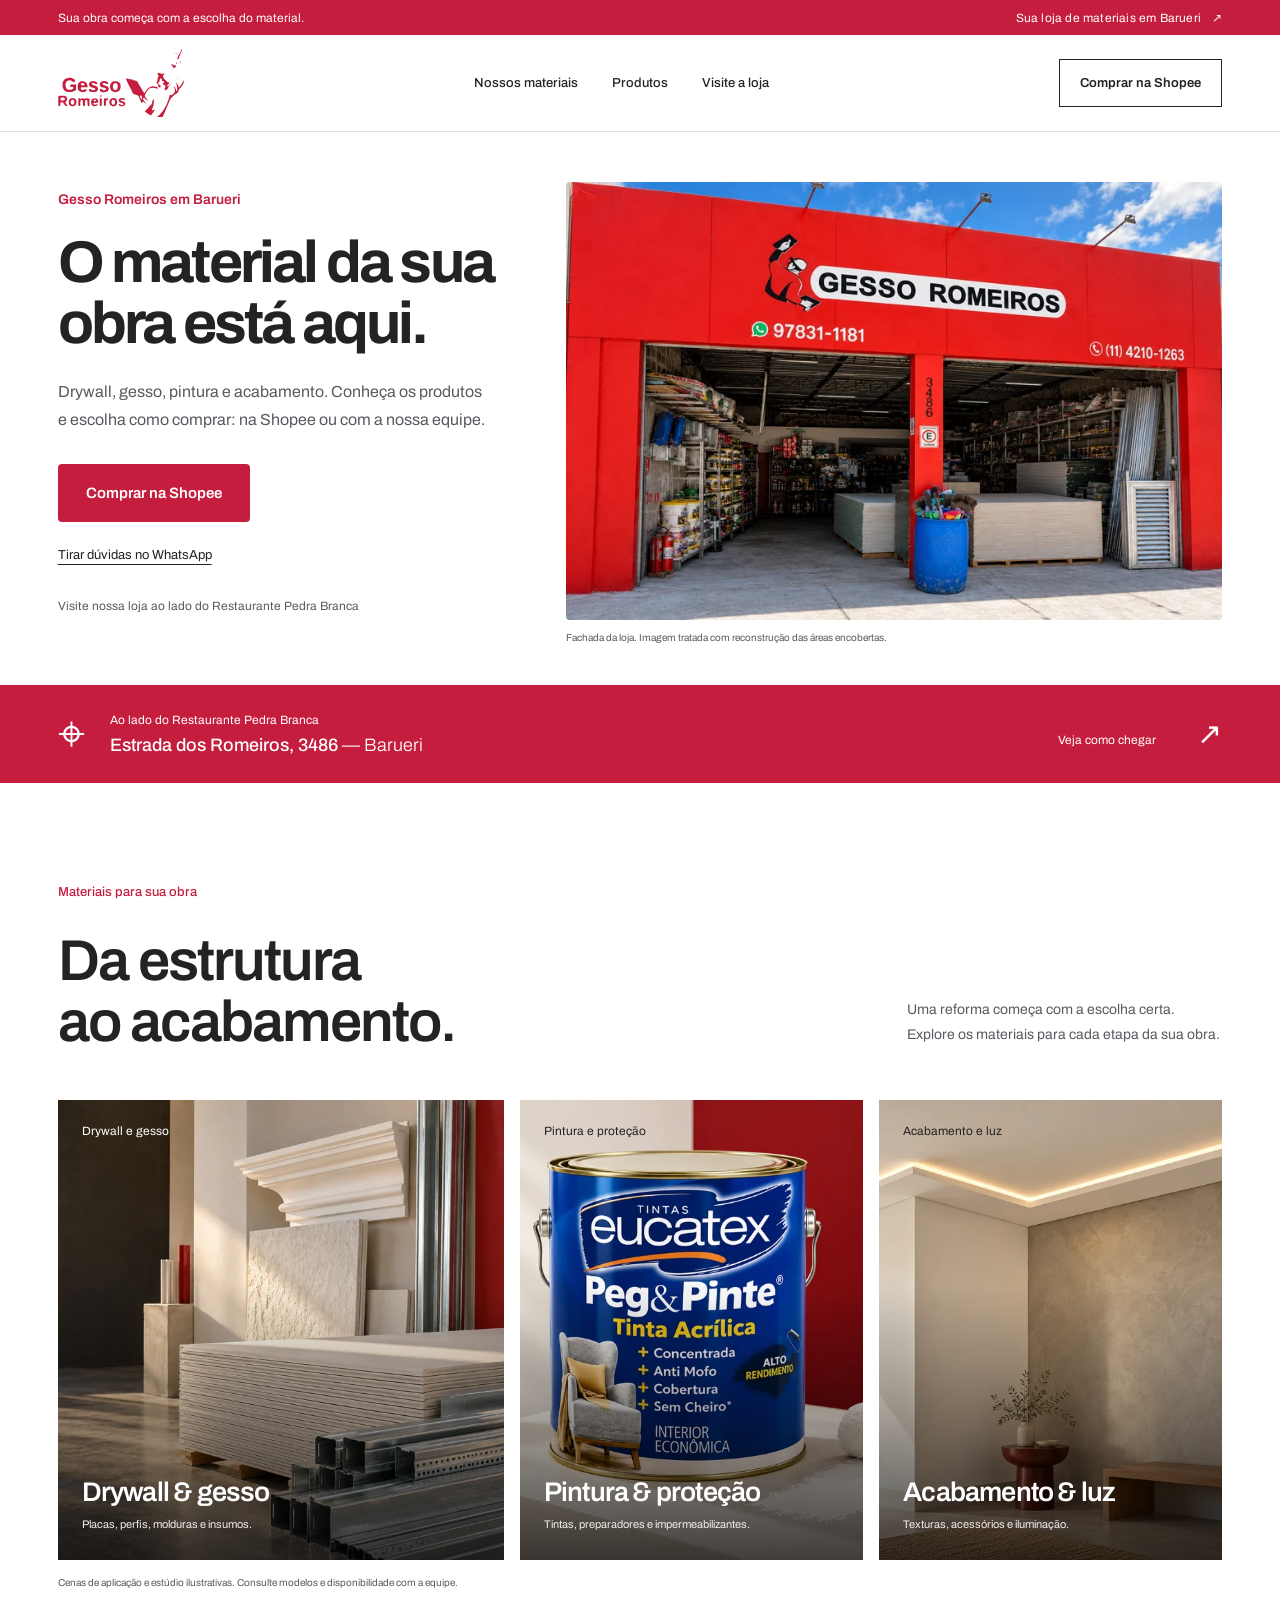
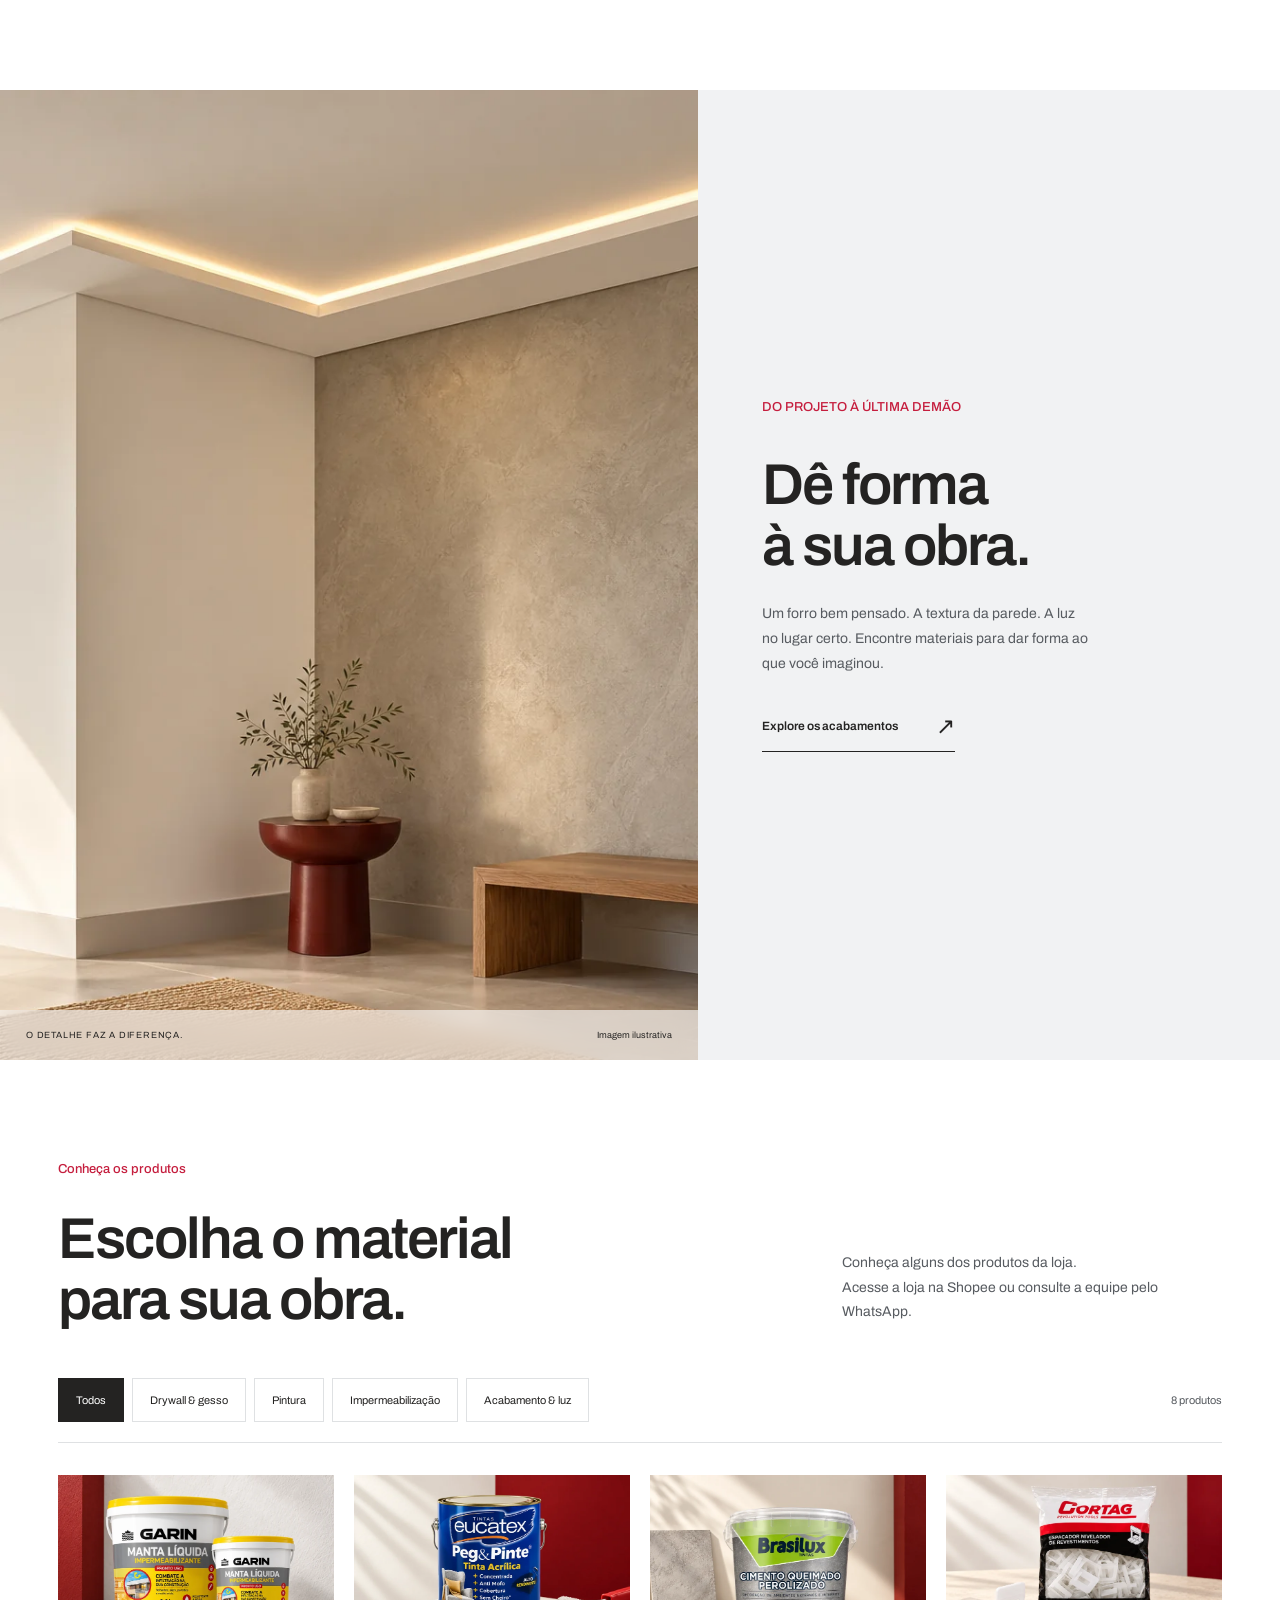
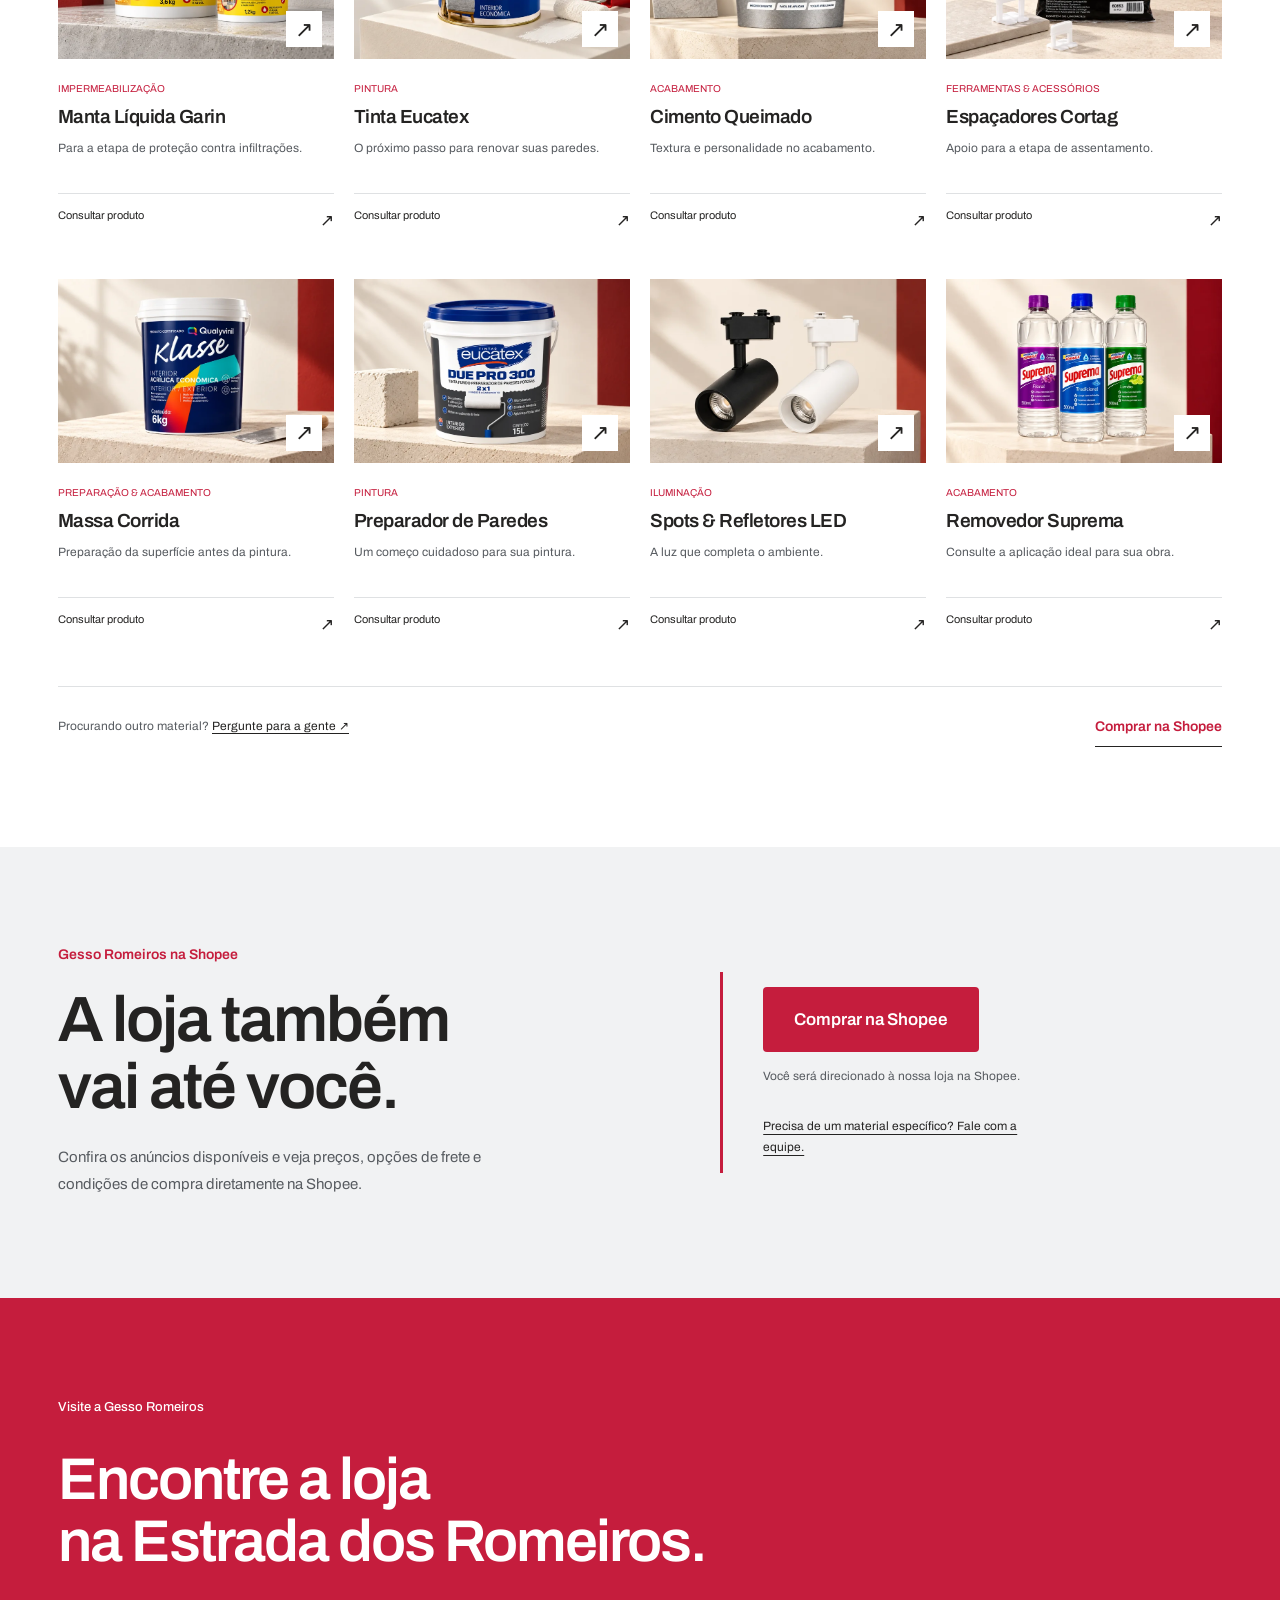
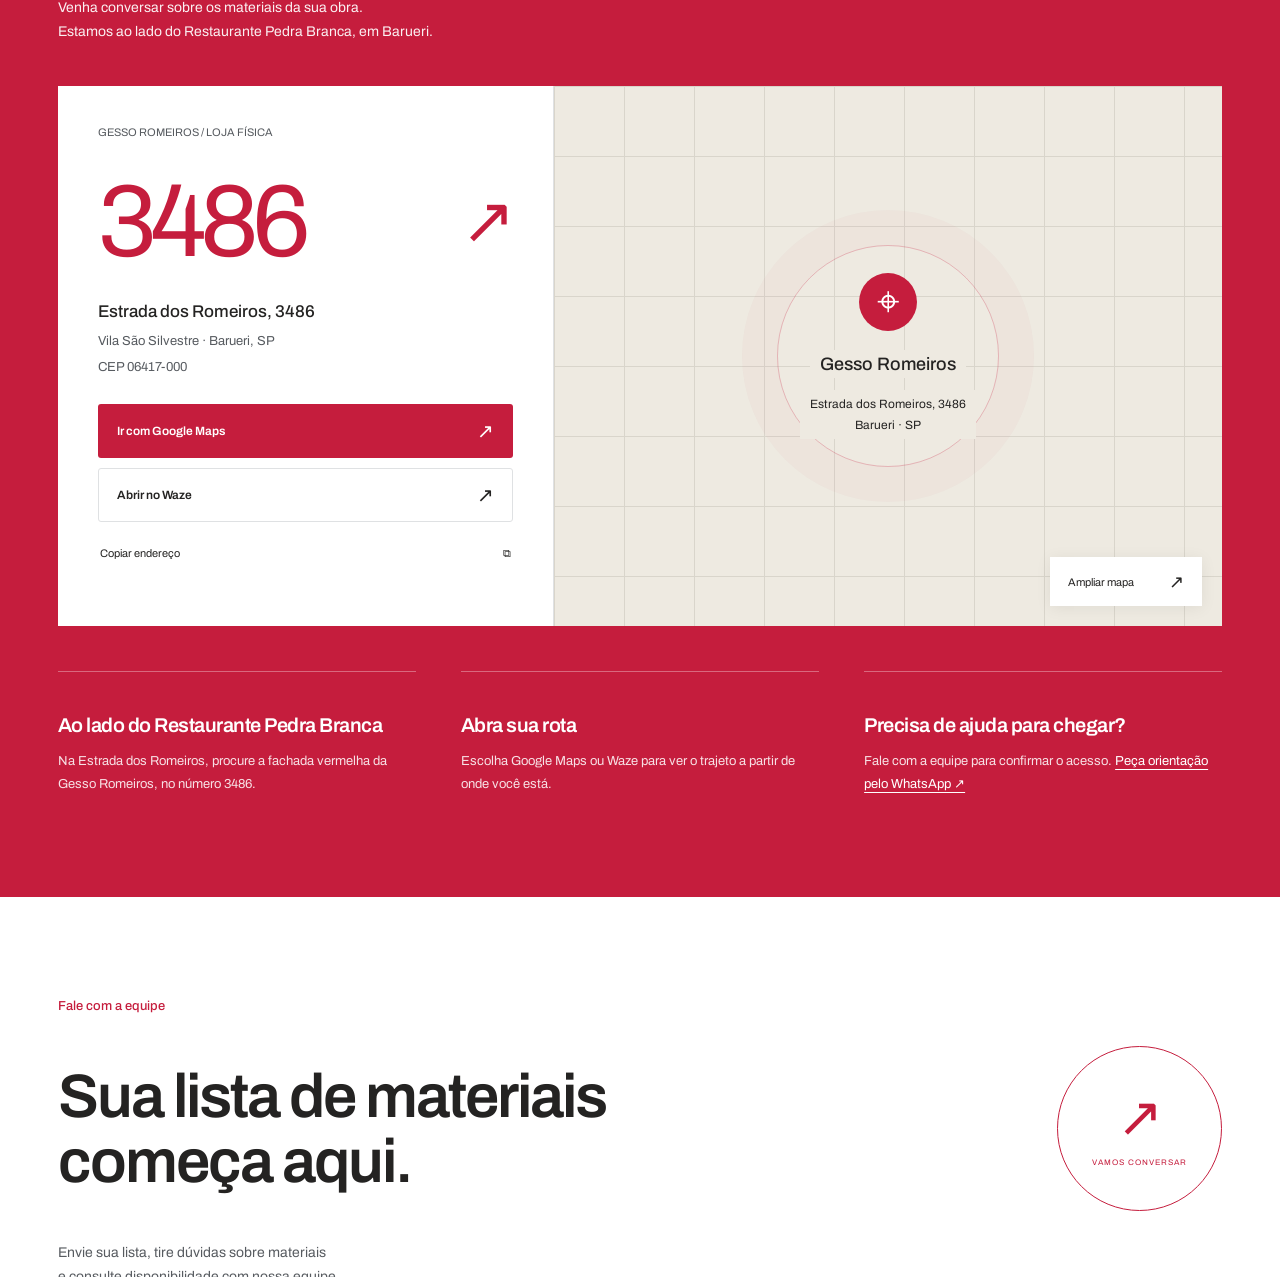
<file: index.html>
<!doctype html>
<html lang="pt-BR">
<head>
<meta charset="utf-8"><meta name="viewport" content="width=device-width,initial-scale=1"><meta name="theme-color" content="#c51d3d">
<title>Gesso Romeiros — Material bom. Obra bem feita. | Barueri</title>
<meta name="description" content="Materiais para drywall, gesso, pintura e acabamento em Barueri. Compre na nossa loja na Shopee ou visite a Gesso Romeiros, ao lado do Restaurante Pedra Branca.">
<link rel="canonical" href="https://www.gessoromeiros.com.br/">
<meta property="og:type" content="website">
<meta property="og:locale" content="pt_BR">
<meta property="og:site_name" content="Gesso Romeiros">
<meta property="og:url" content="https://www.gessoromeiros.com.br/">
<meta property="og:title" content="Gesso Romeiros — Material bom. Obra bem feita.">
<meta property="og:description" content="Materiais para drywall, gesso, pintura e acabamento. Visite a loja na Estrada dos Romeiros, 3486, em Barueri.">
<meta property="og:image" content="https://www.gessoromeiros.com.br/assets/compartilhar-gesso-romeiros-v1.jpg">
<meta property="og:image:secure_url" content="https://www.gessoromeiros.com.br/assets/compartilhar-gesso-romeiros-v1.jpg">
<meta property="og:image:type" content="image/jpeg">
<meta property="og:image:width" content="1200">
<meta property="og:image:height" content="630">
<meta property="og:image:alt" content="Gesso Romeiros — materiais para drywall, gesso, pintura e acabamento em Barueri">
<meta name="twitter:card" content="summary_large_image">
<meta name="twitter:title" content="Gesso Romeiros — Material bom. Obra bem feita.">
<meta name="twitter:description" content="Da estrutura ao acabamento. Estrada dos Romeiros, 3486 — Barueri, SP.">
<meta name="twitter:image" content="https://www.gessoromeiros.com.br/assets/compartilhar-gesso-romeiros-v1.jpg">
<meta name="twitter:image:alt" content="Gesso Romeiros — materiais para a sua obra em Barueri">
<link rel="icon" href="/favicon.ico" sizes="16x16 32x32 48x48">
<link rel="icon" href="/assets/favicon-48.png" type="image/png" sizes="48x48">
<link rel="icon" href="/assets/favicon.svg" type="image/svg+xml" sizes="any">
<link rel="apple-touch-icon" href="/assets/apple-touch-icon.png" sizes="180x180">
<link rel="preload" href="assets/fonts/archivo-latin.woff2" as="font" type="font/woff2" crossorigin>
<link rel="stylesheet" href="style.css"><!-- Keep storefront styles with the markup so the entrance layout does not depend on a second CSS request. -->
<style id="storefront-styles">
:root{--soft:#f1f2f3;--muted:#575b60;--line:#dfe1e3}
.topline{letter-spacing:0;font-size:12px;font-weight:400}
.topline>span{letter-spacing:0}
.header-contact{font-size:13px;white-space:nowrap}
.storefront-hero{display:grid;grid-template-columns:minmax(0,5fr) minmax(0,7fr);align-items:center;max-width:1800px;margin:auto;padding:48px 4.5% 38px;gap:40px}
.storefront-copy{padding:12px 0 30px;min-width:0}
.storefront-place{font-size:14px;font-weight:600;color:var(--red);margin-bottom:25px}
.storefront-copy h1{font-size:clamp(42px,4.6vw,76px);font-weight:700;line-height:1.03;letter-spacing:-2.8px;max-width:650px;margin:0 0 25px}
.storefront-copy>p:not(.storefront-place){font-size:16px;line-height:1.75;max-width:430px;color:var(--muted)}
.storefront-actions{display:flex;align-items:flex-start;flex-direction:column;gap:18px;margin-top:30px}
.storefront-actions .button{font-size:15px;padding:20px 27px;min-height:56px;border-radius:4px}
.storefront-contact{font-size:13px;text-decoration:underline;text-underline-offset:5px;padding:8px 0}
.storefront-visit{display:block;font-size:12px;line-height:1.7;color:var(--muted);max-width:310px;margin-top:26px}
.storefront-visit:hover{color:var(--red);text-decoration:underline}
.storefront-photo{margin:0;min-width:0}
.storefront-photo img{width:100%;height:auto;aspect-ratio:3/2;object-fit:cover;border-radius:4px}
.storefront-photo figcaption{font-size:10px;color:var(--muted);line-height:1.5;margin-top:10px}
.address-ribbon small{letter-spacing:0;font-size:12px}
.eyebrow{font-size:13px;letter-spacing:0;font-weight:500;text-transform:none}
.section-heading h2,.showcase-copy h2,.location h2,.contact h2{font-weight:600;letter-spacing:-2px;line-height:1.06}
.section-heading h2 span,.contact h2 span{color:inherit}
.section-heading>div>p{max-width:380px;line-height:1.75}
.tile-top{letter-spacing:0;font-size:12px}
.tile-bottom i,.outline-cross,.arrival-grid>div>span{display:none}
.tile-bottom strong{font-weight:600}
.showcase-copy h2{font-size:clamp(40px,4.5vw,68px)}
.product-category{letter-spacing:0;font-size:10px;text-transform:none}
.product-card h3{font-weight:600}
.catalog-bottom .text-link{color:var(--red);font-size:14px;font-weight:600}
.shop-banner{display:grid;grid-template-columns:minmax(0,1.2fr) minmax(0,1fr);gap:60px;background:var(--soft);align-items:center}
.shop-brand{font-size:14px;color:var(--red);font-weight:600;margin-bottom:24px}
.shop-banner h2{font-size:clamp(44px,5vw,76px);font-weight:600;letter-spacing:-2px;line-height:1.05;margin-bottom:24px}
.shop-banner h2+p{font-size:15px;line-height:1.8;max-width:480px;color:var(--muted)}
.shop-banner-action{border-left:3px solid var(--red);padding:15px 0 15px 40px}
.shop-button{background:var(--red);color:white;padding:22px 30px;border-radius:4px;font-size:17px;min-height:60px}
.shop-button:hover{background:var(--red-dark)}
.shop-banner-action p{font-size:12px;line-height:1.6;color:var(--muted);margin-top:15px}
.shop-banner-action>a:last-child{display:block;font-size:12px;line-height:1.75;text-decoration:underline;text-underline-offset:4px;margin-top:30px;max-width:280px}
.location h2{font-size:clamp(38px,4.6vw,70px);max-width:1000px}
.arrival-grid h3{font-size:20px;line-height:1.3;font-weight:600}
.arrival-grid>div{padding-left:0}
.arrival-grid p{max-width:360px;font-size:13px}
.location-label{font-size:11px;letter-spacing:0}
.route-buttons .button{border-radius:3px}
.contact h2{font-size:clamp(38px,4.8vw,72px)}
@media(min-width:1600px){.storefront-hero{padding-top:60px;padding-bottom:50px}}
@media(max-width:1050px){.storefront-hero{gap:28px;grid-template-columns:minmax(0,1fr) minmax(0,1.1fr)}.storefront-copy h1{font-size:48px;letter-spacing:-1.8px}.storefront-copy>p:not(.storefront-place){font-size:14px}.storefront-place{font-size:12px;margin-bottom:20px}.storefront-photo img{aspect-ratio:4/5;object-position:53% center}.storefront-visit{margin-top:16px}.shop-banner{gap:35px}.shop-banner-action{padding-left:25px}}
@media(max-width:760px){
  .topline{font-size:10px;height:32px}.topline>span{display:none}.topline a{font-size:11px}
  .header-contact{font-size:11px;padding:14px 12px}.site-header{gap:8px}.brand img{width:100px}
  .storefront-hero{display:flex;flex-direction:column;gap:22px;padding:32px 5% 28px;align-items:stretch}
  .storefront-copy{padding:0}.storefront-copy h1{font-size:clamp(39px,10vw,60px);line-height:1.04;letter-spacing:-1.5px;max-width:520px;margin-bottom:18px}
  .storefront-place{margin-bottom:18px;font-size:12px}.storefront-copy>p:not(.storefront-place){font-size:14px;line-height:1.7;max-width:440px}
  .storefront-actions{margin-top:22px;flex-direction:row;align-items:center;gap:16px;flex-wrap:wrap}
  .storefront-actions .button{font-size:13px;min-height:50px;padding:17px 20px}.storefront-contact{font-size:12px;line-height:1.5}
  .storefront-visit{margin-top:15px;max-width:none;font-size:11px}.storefront-photo img{aspect-ratio:3/2;object-fit:contain;border-radius:3px}
  .storefront-photo figcaption{font-size:9px;margin-top:7px}
  .address-ribbon small{font-size:10px;letter-spacing:0;line-height:1.5}.address-ribbon{padding-top:20px;padding-bottom:20px}.pin-icon{font-size:30px}
  .eyebrow{font-size:12px;letter-spacing:0}.section-heading h2{font-size:44px;letter-spacing:-1.5px}.section-pad{padding-top:55px;padding-bottom:55px}
  .shop-banner{grid-template-columns:1fr;gap:28px}.shop-brand{font-size:12px;margin-bottom:18px}.shop-banner h2{font-size:46px;letter-spacing:-1.5px}.shop-banner h2+p{font-size:14px}
  .shop-banner-action{border-left:0;border-top:2px solid var(--red);padding:25px 0 0}.shop-button{font-size:15px;min-height:56px}.shop-banner-action>a:last-child{margin-top:20px;max-width:none}
  .arrival-grid>div{padding-left:0}.arrival-grid h3{font-size:18px}.arrival-grid p{font-size:12px}.location h2{font-size:40px;letter-spacing:-1.3px}
  .mobile-bar{grid-template-columns:1.4fr 1fr 1fr}.mobile-bar>a{font-size:10px;padding:15px 10px;min-height:60px;justify-content:center;text-align:center}.mobile-bar>a+a{border-left:1px solid var(--line)}
  .site-footer{padding-bottom:110px}.footer-main>div{gap:18px}
}
@media(prefers-reduced-motion:reduce){.storefront-hero *{transition:none!important}}
</style>
<script async src="https://www.googletagmanager.com/gtag/js?id=G-J53J7SJ0LM"></script><script>window.dataLayer=window.dataLayer||[];function gtag(){dataLayer.push(arguments)}gtag('js',new Date());gtag('config','G-J53J7SJ0LM');</script>
<script type="application/ld+json">{"@context":"https://schema.org","@type":"HardwareStore","name":"Gesso Romeiros","url":"https://www.gessoromeiros.com.br/","image":"https://www.gessoromeiros.com.br/assets/logo.svg","telephone":"+551142101263","address":{"@type":"PostalAddress","streetAddress":"Estrada dos Romeiros, 3486","addressLocality":"Barueri","addressRegion":"SP","postalCode":"06417-000","addressCountry":"BR"}}</script>
<script src="script.js" defer></script></head>
<body>
<a class="skip-link" href="#conteudo">Pular para o conteúdo</a>
<div class="topline"><span>Sua obra começa com a escolha do material.</span><a href="#localizacao">Sua loja de materiais em Barueri <span aria-hidden="true">↗</span></a></div>
<header class="site-header" id="topo"><a class="brand" href="#topo" aria-label="Gesso Romeiros — início"><img src="assets/logo.svg" alt="Gesso Romeiros" width="140" height="75"></a><nav id="main-nav" aria-label="Navegação principal"><a href="#materiais">Nossos materiais</a><a href="#produtos">Produtos</a><a href="#localizacao">Visite a loja</a></nav><a class="header-contact shop-link" href="https://shopee.com.br/gessoromeiros" target="_blank" rel="noopener noreferrer" data-track="clique_shopee">Comprar na Shopee</a><button class="menu-toggle" type="button" aria-label="Abrir menu" aria-expanded="false" aria-controls="main-nav"><span></span><span></span></button></header>
<main id="conteudo">
<section class="storefront-hero" aria-labelledby="hero-title">
<div class="storefront-copy"><p class="storefront-place">Gesso Romeiros em Barueri</p><h1 id="hero-title">O material da sua obra está aqui.</h1><p>Drywall, gesso, pintura e acabamento. Conheça os produtos e escolha como comprar: na Shopee ou com a nossa equipe.</p><div class="storefront-actions"><a class="button red shop-link" href="https://shopee.com.br/gessoromeiros" target="_blank" rel="noopener noreferrer" data-track="clique_shopee">Comprar na Shopee</a><a class="storefront-contact js-whatsapp" href="https://wa.me/5511978311181" target="_blank" rel="noopener noreferrer">Tirar dúvidas no WhatsApp</a></div><a class="storefront-visit" href="#localizacao">Visite nossa loja ao lado do Restaurante Pedra Branca</a></div>
<figure class="storefront-photo"><img src="assets/fachada-romeiros-1536.webp" srcset="assets/fachada-romeiros-800.webp 800w, assets/fachada-romeiros-1536.webp 1536w" sizes="(max-width:760px) 100vw, 60vw" width="1536" height="1024" alt="Fachada vermelha da Gesso Romeiros, com duas entradas e o número 3486 no pilar central" fetchpriority="high"><figcaption>Fachada da loja. Imagem tratada com reconstrução das áreas encobertas.</figcaption></figure>
</section>
<a class="address-ribbon" href="#localizacao"><span class="pin-icon" aria-hidden="true">⌖</span><span><small>Ao lado do Restaurante Pedra Branca</small><strong>Estrada dos Romeiros, 3486 <span>— Barueri</span></strong></span><span class="ribbon-action">Veja como chegar <b aria-hidden="true">↗</b></span></a>
<section class="materials section-pad" id="materiais" aria-labelledby="materials-title"><div class="section-heading"><p class="eyebrow">Materiais para sua obra</p><div><h2 id="materials-title">Da estrutura<br>ao acabamento.</h2><p>Uma reforma começa com a escolha certa.<br>Explore os materiais para cada etapa da sua obra.</p></div></div><div class="material-grid">
<a class="material-tile tile-drywall" href="#produtos" data-pick="drywall"><img src="assets/hero-materials-1000.webp" alt="Placas de drywall e perfis metálicos em composição ilustrativa" width="1000" height="667" loading="lazy"><span class="tile-top">Drywall e gesso</span><span class="tile-bottom"><span><strong>Drywall & gesso</strong><small>Placas, perfis, molduras e insumos.</small></span><i aria-hidden="true">↗</i></span></a>
<a class="material-tile tile-paint" href="#produtos" data-pick="pintura"><img src="assets/paint-1000.webp" alt="Tinta Eucatex em apresentação ilustrativa de estúdio" width="1000" height="667" loading="lazy"><span class="tile-top dark">Pintura e proteção</span><span class="tile-bottom"><span><strong>Pintura & proteção</strong><small>Tintas, preparadores e impermeabilizantes.</small></span><i aria-hidden="true">↗</i></span></a>
<a class="material-tile tile-finish" href="#produtos" data-pick="acabamento"><img src="assets/application-1000.webp" alt="Ambiente ilustrativo com acabamento em gesso, cimento queimado e iluminação" width="1000" height="667" loading="lazy"><span class="tile-top dark">Acabamento e luz</span><span class="tile-bottom"><span><strong>Acabamento & luz</strong><small>Texturas, acessórios e iluminação.</small></span><i aria-hidden="true">↗</i></span></a></div><p class="image-note">Cenas de aplicação e estúdio ilustrativas. Consulte modelos e disponibilidade com a equipe.</p></section>
<section class="showcase" aria-labelledby="showcase-title"><div class="showcase-photo"><picture><source media="(max-width:650px)" srcset="assets/application-mobile.webp"><img src="assets/application-1600.webp" alt="Detalhe ilustrativo de forro em gesso com iluminação e parede de acabamento cimentício" width="1536" height="1024" loading="lazy"></picture><span class="photo-label">O DETALHE FAZ A DIFERENÇA. <span>Imagem ilustrativa</span></span></div><div class="showcase-copy"><p class="eyebrow">DO PROJETO À ÚLTIMA DEMÃO</p><h2 id="showcase-title">Dê forma<br>à sua obra.</h2><p>Um forro bem pensado. A textura da parede. A luz no lugar certo. Encontre materiais para dar forma ao que você imaginou.</p><a class="text-link" href="#produtos" data-pick="acabamento">Explore os acabamentos <span aria-hidden="true">↗</span></a><span class="outline-cross" aria-hidden="true">+</span></div></section>
<section class="catalog section-pad" id="produtos" aria-labelledby="products-title"><div class="section-heading"><p class="eyebrow">Conheça os produtos</p><div><h2 id="products-title">Escolha o material<br>para sua obra.</h2><p>Conheça alguns dos produtos da loja.<br>Acesse a loja na Shopee ou consulte a equipe pelo WhatsApp.</p></div></div><div class="catalog-tools"><div class="filter-list" role="group" aria-label="Filtrar produtos"><button class="filter active" type="button" data-filter="todos" aria-pressed="true">Todos</button><button class="filter" type="button" data-filter="drywall" aria-pressed="false">Drywall & gesso</button><button class="filter" type="button" data-filter="pintura" aria-pressed="false">Pintura</button><button class="filter" type="button" data-filter="protecao" aria-pressed="false">Impermeabilização</button><button class="filter" type="button" data-filter="acabamento" aria-pressed="false">Acabamento & luz</button></div><span id="product-count" role="status" aria-live="polite">8 produtos</span></div>
<div class="product-grid">
<article class="product-card" data-category="protecao"><a class="product-visual product-photo-full" href="https://wa.me/5511978311181" data-product="Manta Líquida Garin" target="_blank" rel="noopener noreferrer" aria-label="Consultar Manta Líquida Garin"><img src="assets/waterproof-800.webp" alt="Manta Líquida Garin, apresentação ilustrativa em estúdio" width="800" height="533" loading="lazy"><span class="product-arrow" aria-hidden="true">↗</span></a><p class="product-category">IMPERMEABILIZAÇÃO</p><h3>Manta Líquida Garin</h3><p class="product-description">Para a etapa de proteção contra infiltrações.</p><a class="product-link" href="https://wa.me/5511978311181" data-product="Manta Líquida Garin" target="_blank" rel="noopener noreferrer">Consultar produto <span aria-hidden="true">↗</span></a></article>
<article class="product-card" data-category="pintura"><a class="product-visual product-photo-full" href="https://wa.me/5511978311181" data-product="Tinta Eucatex Peg &amp; Pinte" target="_blank" rel="noopener noreferrer" aria-label="Consultar Tinta Eucatex"><img src="assets/paint-800.webp" alt="Tinta Eucatex, apresentação ilustrativa em estúdio" width="800" height="533" loading="lazy"><span class="product-arrow" aria-hidden="true">↗</span></a><p class="product-category">PINTURA</p><h3>Tinta Eucatex</h3><p class="product-description">O próximo passo para renovar suas paredes.</p><a class="product-link" href="https://wa.me/5511978311181" data-product="Tinta Eucatex Peg &amp; Pinte" target="_blank" rel="noopener noreferrer">Consultar produto <span aria-hidden="true">↗</span></a></article>
<article class="product-card" data-category="acabamento"><a class="product-visual product-photo-full" href="https://wa.me/5511978311181" data-product="Cimento Queimado Brasilux" target="_blank" rel="noopener noreferrer" aria-label="Consultar Cimento Queimado"><img src="assets/cimento-queimado-800.webp" alt="Cimento Queimado, apresentação ilustrativa em estúdio" width="800" height="533" loading="lazy"><span class="product-arrow" aria-hidden="true">↗</span></a><p class="product-category">ACABAMENTO</p><h3>Cimento Queimado</h3><p class="product-description">Textura e personalidade no acabamento.</p><a class="product-link" href="https://wa.me/5511978311181" data-product="Cimento Queimado Brasilux" target="_blank" rel="noopener noreferrer">Consultar produto <span aria-hidden="true">↗</span></a></article>
<article class="product-card" data-category="acabamento"><a class="product-visual product-photo-full" href="https://wa.me/5511978311181" data-product="Espaçadores Cortag" target="_blank" rel="noopener noreferrer" aria-label="Consultar Espaçadores Cortag"><img src="assets/espacador-800.webp" alt="Espaçadores Cortag, apresentação ilustrativa em estúdio" width="800" height="533" loading="lazy"><span class="product-arrow" aria-hidden="true">↗</span></a><p class="product-category">FERRAMENTAS &amp; ACESSÓRIOS</p><h3>Espaçadores Cortag</h3><p class="product-description">Apoio para a etapa de assentamento.</p><a class="product-link" href="https://wa.me/5511978311181" data-product="Espaçadores Cortag" target="_blank" rel="noopener noreferrer">Consultar produto <span aria-hidden="true">↗</span></a></article>
<article class="product-card" data-category="acabamento"><a class="product-visual product-photo-full" href="https://wa.me/5511978311181" data-product="Massa Corrida Klasse Qualyvinil" target="_blank" rel="noopener noreferrer" aria-label="Consultar Massa Corrida"><img src="assets/massa-corrida-800.webp" alt="Massa Corrida, apresentação ilustrativa em estúdio" width="800" height="533" loading="lazy"><span class="product-arrow" aria-hidden="true">↗</span></a><p class="product-category">PREPARAÇÃO &amp; ACABAMENTO</p><h3>Massa Corrida</h3><p class="product-description">Preparação da superfície antes da pintura.</p><a class="product-link" href="https://wa.me/5511978311181" data-product="Massa Corrida Klasse Qualyvinil" target="_blank" rel="noopener noreferrer">Consultar produto <span aria-hidden="true">↗</span></a></article>
<article class="product-card" data-category="pintura"><a class="product-visual product-photo-full" href="https://wa.me/5511978311181" data-product="Preparador de Paredes Due Pro 300 Eucatex" target="_blank" rel="noopener noreferrer" aria-label="Consultar Preparador de Paredes"><img src="assets/preparador-paredes-800.webp" alt="Preparador de Paredes, apresentação ilustrativa em estúdio" width="800" height="533" loading="lazy"><span class="product-arrow" aria-hidden="true">↗</span></a><p class="product-category">PINTURA</p><h3>Preparador de Paredes</h3><p class="product-description">Um começo cuidadoso para sua pintura.</p><a class="product-link" href="https://wa.me/5511978311181" data-product="Preparador de Paredes Due Pro 300 Eucatex" target="_blank" rel="noopener noreferrer">Consultar produto <span aria-hidden="true">↗</span></a></article>
<article class="product-card" data-category="acabamento"><a class="product-visual product-photo-full" href="https://wa.me/5511978311181" data-product="Spots e Refletores LED" target="_blank" rel="noopener noreferrer" aria-label="Consultar Spots &amp; Refletores LED"><img src="assets/spot-led-800.webp" alt="Spots &amp; Refletores LED, apresentação ilustrativa em estúdio" width="800" height="533" loading="lazy"><span class="product-arrow" aria-hidden="true">↗</span></a><p class="product-category">ILUMINAÇÃO</p><h3>Spots &amp; Refletores LED</h3><p class="product-description">A luz que completa o ambiente.</p><a class="product-link" href="https://wa.me/5511978311181" data-product="Spots e Refletores LED" target="_blank" rel="noopener noreferrer">Consultar produto <span aria-hidden="true">↗</span></a></article>
<article class="product-card" data-category="acabamento"><a class="product-visual product-photo-full" href="https://wa.me/5511978311181" data-product="Removedor Suprema Tradicional 6 em 1" target="_blank" rel="noopener noreferrer" aria-label="Consultar Removedor Suprema"><img src="assets/removedor-800.webp" alt="Removedor Suprema, apresentação ilustrativa em estúdio" width="800" height="533" loading="lazy"><span class="product-arrow" aria-hidden="true">↗</span></a><p class="product-category">ACABAMENTO</p><h3>Removedor Suprema</h3><p class="product-description">Consulte a aplicação ideal para sua obra.</p><a class="product-link" href="https://wa.me/5511978311181" data-product="Removedor Suprema Tradicional 6 em 1" target="_blank" rel="noopener noreferrer">Consultar produto <span aria-hidden="true">↗</span></a></article>
</div>
<div class="drywall-inquiry" id="drywall-inquiry" hidden><span class="inquiry-number" aria-hidden="true">01</span><div><h3>Vai de drywall ou gesso?</h3><p>Consulte placas, guias, montantes, parafusos, molduras e insumos diretamente com a equipe.</p><a class="button red js-whatsapp" data-message="Olá! Vim pelo site e gostaria de consultar materiais para drywall e gesso." href="https://wa.me/5511978311181" target="_blank" rel="noopener noreferrer">Consultar materiais <span aria-hidden="true">↗</span></a></div></div><div class="catalog-bottom"><p>Procurando outro material? <a class="js-whatsapp" href="https://wa.me/5511978311181" target="_blank" rel="noopener noreferrer">Pergunte para a gente ↗</a></p><a class="text-link" href="https://shopee.com.br/gessoromeiros" target="_blank" rel="noopener noreferrer" data-track="clique_shopee">Comprar na Shopee</a></div></section>
<section class="shop-banner section-pad" aria-labelledby="shop-title"><div><p class="shop-brand">Gesso Romeiros na Shopee</p><h2 id="shop-title">A loja também<br>vai até você.</h2><p>Confira os anúncios disponíveis e veja preços, opções de frete e condições de compra diretamente na Shopee.</p></div><div class="shop-banner-action"><a class="button shop-button shop-link" href="https://shopee.com.br/gessoromeiros" target="_blank" rel="noopener noreferrer" data-track="clique_shopee">Comprar na Shopee</a><p>Você será direcionado à nossa loja na Shopee.</p><a class="js-whatsapp" href="https://wa.me/5511978311181" target="_blank" rel="noopener noreferrer">Precisa de um material específico? Fale com a equipe.</a></div></section>
<section class="location section-pad" id="localizacao" aria-labelledby="location-title"><div class="location-heading"><p class="eyebrow light">Visite a Gesso Romeiros</p><h2 id="location-title">Encontre a loja<br>na Estrada dos Romeiros.</h2><p>Venha conversar sobre os materiais da sua obra.<br>Estamos ao lado do Restaurante Pedra Branca, em Barueri.</p></div><div class="location-grid"><div class="location-card"><span class="location-label">GESSO ROMEIROS / LOJA FÍSICA</span><span class="street-number" aria-hidden="true">3486<span>↗</span></span><address><strong>Estrada dos Romeiros, 3486</strong><span>Vila São Silvestre · Barueri, SP</span><span>CEP 06417-000</span></address><div class="route-buttons"><a class="button red route-google" href="https://www.google.com/maps/dir/?api=1&destination=Estrada+dos+Romeiros%2C+3486%2C+Vila+S%C3%A3o+Silvestre%2C+Barueri%2C+SP" target="_blank" rel="noopener noreferrer" data-track="rota_google">Ir com Google Maps <span aria-hidden="true">↗</span></a><a class="button outline route-waze" href="https://waze.com/ul?q=Estrada%20dos%20Romeiros%203486%20Barueri&navigate=yes" target="_blank" rel="noopener noreferrer" data-track="rota_waze">Abrir no Waze <span aria-hidden="true">↗</span></a></div><button class="copy-address" type="button">Copiar endereço <span aria-hidden="true">⧉</span></button><p class="copy-status" role="status" aria-live="polite"></p></div><div class="map-panel"><div class="map-fallback" aria-hidden="true"><span>⌖</span><strong>Gesso Romeiros</strong><p>Estrada dos Romeiros, 3486<br>Barueri · SP</p></div><iframe title="Mapa da Gesso Romeiros na Estrada dos Romeiros, 3486, Barueri" src="https://www.google.com/maps?q=Estrada+dos+Romeiros,+3486,+Vila+S%C3%A3o+Silvestre,+Barueri,+SP&output=embed" width="700" height="560" loading="lazy" referrerpolicy="no-referrer-when-downgrade" allowfullscreen></iframe><a class="map-external" href="https://www.google.com/maps/search/?api=1&query=Gesso+Romeiros+Estrada+dos+Romeiros+3486+Barueri" target="_blank" rel="noopener noreferrer">Ampliar mapa <span aria-hidden="true">↗</span></a></div></div><div class="arrival-grid"><div><span>01</span><h3>Ao lado do Restaurante Pedra Branca</h3><p>Na Estrada dos Romeiros, procure a fachada vermelha da Gesso Romeiros, no número 3486.</p></div><div><span>02</span><h3>Abra sua rota</h3><p>Escolha Google Maps ou Waze para ver o trajeto a partir de onde você está.</p></div><div><span>03</span><h3>Precisa de ajuda para chegar?</h3><p>Fale com a equipe para confirmar o acesso. <a class="js-whatsapp" data-message="Olá! Estou indo à loja. Podem me orientar até a entrada ao lado do Restaurante Pedra Branca, na Estrada dos Romeiros, 3486?" href="https://wa.me/5511978311181" target="_blank" rel="noopener noreferrer">Peça orientação pelo WhatsApp ↗</a></p></div></div></section>
<section class="contact section-pad" aria-labelledby="contact-title"><p class="eyebrow">Fale com a equipe</p><div><h2 id="contact-title">Sua lista de materiais<br>começa aqui.</h2><a class="contact-orb js-whatsapp" href="https://wa.me/5511978311181" target="_blank" rel="noopener noreferrer" aria-label="Conversar com a Gesso Romeiros no WhatsApp"><span aria-hidden="true">↗</span><small>VAMOS CONVERSAR</small></a></div><p>Envie sua lista, tire dúvidas sobre materiais<br>e consulte disponibilidade com nossa equipe.</p></section>
</main>
<footer class="site-footer"><div class="footer-main"><a href="#topo" aria-label="Voltar ao início"><img src="assets/logo.svg" alt="Gesso Romeiros" width="155" height="83"></a><p>Da estrutura ao acabamento.<br>Sua loja de materiais em Barueri.</p><div><a href="tel:+551142101263">(11) 4210-1263 ↗</a><a class="js-whatsapp" href="https://wa.me/5511978311181" target="_blank" rel="noopener noreferrer">WhatsApp: (11) 97831-1181 ↗</a></div><a class="back-top" href="#topo">Voltar ao topo <span aria-hidden="true">↑</span></a></div><div class="footer-bottom"><span>© <span id="year">2026</span> Gesso Romeiros.</span><a href="#localizacao">Estrada dos Romeiros, 3486 · Barueri, SP</a></div></footer>
<nav class="mobile-bar" aria-label="Atalhos de compra e contato"><a class="shop-link" href="https://shopee.com.br/gessoromeiros" target="_blank" rel="noopener noreferrer" data-track="clique_shopee">Comprar na Shopee</a><a class="js-whatsapp" href="https://wa.me/5511978311181" target="_blank" rel="noopener noreferrer">WhatsApp</a><a href="#localizacao">Como chegar</a></nav>
<dialog id="product-dialog" aria-labelledby="dialog-title"><button class="dialog-close" type="button" aria-label="Fechar imagem ampliada">×</button><img src="assets/waterproof-800.webp" alt="Manta Líquida Garin" width="800" height="533"><div class="dialog-copy"><p class="eyebrow">GESSO ROMEIROS / PRODUTOS</p><h2 id="dialog-title"></h2><p class="dialog-description"></p><p class="image-note">Apresentação ilustrativa de estúdio.</p><a class="button red dialog-contact" href="https://wa.me/5511978311181" target="_blank" rel="noopener noreferrer">Consultar este produto <span aria-hidden="true">↗</span></a></div></dialog>
</body></html>
</file>
<file: style.css>
@font-face {
  font-family:Archivo;
  src:url('assets/fonts/archivo-latin.woff2') format('woff2');
  font-weight:100 900;
  font-display:swap
}
:root {
  --red:#c51d3d;
  --red-dark:#a71531;
  --paper:#fff;
  --soft:#f4f3ef;
  --ink:#242322;
  --muted:#66635e;
  --line:#deddd8;
  --font:Archivo,Arial,sans-serif
}
* {
  box-sizing:border-box
}
html {
  scroll-behavior:smooth;
  scroll-padding-top:108px
}
body {
  margin:0;
  color:var(--ink);
  background:var(--paper);
  font-family:var(--font);
  -webkit-font-smoothing:antialiased
}
button,a {
  -webkit-tap-highlight-color:transparent
}
a {
  color:inherit;
  text-decoration:none
}
button {
  font:inherit;
  cursor:pointer;
  color:inherit
}
img {
  display:block;
  max-width:100%
}
h1,h2,h3,p {
  margin:0
}
button:focus-visible,a:focus-visible {
  outline:3px solid #1758ba;
  outline-offset:5px
}
::selection {
  background:var(--red);
  color:#fff
}
[hidden] {
  display:none!important
}
.skip-link {
  position:fixed;
  left:20px;
  top:-100px;
  background:#fff;
  padding:15px;
  z-index:100
}
.skip-link:focus {
  top:10px
}
.topline {
  height:35px;
  padding:0 4.5%;
  display:flex;
  align-items:center;
  justify-content:space-between;
  background:var(--red);
  color:#fff;
  font-size:10px;
  font-weight:600;
  letter-spacing:1.2px
}
.topline a {
  letter-spacing:.2px;
  font-weight:400
}
.topline a span {
  margin-left:8px
}
.site-header {
  height:97px;
  padding:10px 4.5%;
  display:flex;
  justify-content:space-between;
  align-items:center;
  gap:30px;
  background:#fff;
  position:sticky;
  top:0;
  z-index:40;
  border-bottom:1px solid var(--line)
}
.brand img {
  width:126px;
  height:68px;
  object-fit:contain
}
.site-header nav {
  display:flex;
  gap:34px;
  align-items:center;
  font-size:13px;
  font-weight:500
}
.site-header nav a {
  padding:14px 0
}
.site-header nav a:hover {
  color:var(--red)
}
.header-contact {
  padding:16px 20px;
  border:1px solid var(--ink);
  font-size:12px;
  font-weight:600
}
.header-contact span {
  margin-left:26px
}
.header-contact:hover {
  background:var(--ink);
  color:white
}
.menu-toggle {
  display:none
}
.hero {
  position:relative;
  min-height:650px;
  height:min(740px,76vw);
  isolation:isolate;
  overflow:hidden;
  background:#4e4741;
  color:white
}
.hero-picture,.hero-shade {
  position:absolute;
  inset:0;
  z-index:-1
}
.hero-picture img {
  width:100%;
  height:100%;
  object-fit:cover;
  object-position:center 56%
}
.hero-shade {
  background:linear-gradient(90deg,rgba(20,20,19,.55),transparent 76%)
}
.hero-content {
  padding:82px 4.5% 100px;
  position:relative
}
.eyebrow {
  font-size:10px;
  font-weight:600;
  letter-spacing:1.6px;
  color:var(--red);
  line-height:1.5
}
.eyebrow.light {
  color:white
}
.tiny-cross {
  display:inline-block;
  font-size:18px;
  margin-right:14px;
  vertical-align:middle
}
.hero h1 {
  font-size:clamp(62px,7.1vw,114px);
  letter-spacing:-5px;
  line-height:.99;
  font-weight:600;
  margin:37px 0 26px;
  max-width:920px
}
.hero h1 em {
  font-style:normal;
  font-weight:400
}
.hero-description {
  font-size:16px;
  line-height:1.6;
  color:#f2efeb;
  margin-bottom:32px
}
.button {
  display:inline-flex;
  justify-content:space-between;
  align-items:center;
  gap:36px;
  padding:18px 23px;
  min-height:54px;
  font-size:12px;
  font-weight:600;
  border:1px solid transparent;
  transition:background .2s,transform .2s
}
.button span {
  font-size:20px;
  font-weight:400
}
.button:hover {
  transform:translateY(-2px)
}
.button.white {
  background:#fff;
  color:var(--ink)
}
.button.white:hover {
  background:var(--soft)
}
.button.red {
  background:var(--red);
  color:white
}
.button.red:hover {
  background:var(--red-dark)
}
.button.outline {
  border-color:var(--line);
  background:white
}
.button.outline:hover {
  border-color:var(--ink)
}
.hero-caption {
  position:absolute;
  bottom:26px;
  left:4.5%;
  right:4.5%;
  display:flex;
  justify-content:space-between;
  font-size:9px;
  letter-spacing:1.2px
}
.hero-caption span:last-child {
  letter-spacing:0;
  color:#fff9
}
.address-ribbon {
  display:flex;
  align-items:center;
  background:var(--red);
  color:white;
  padding:25px 4.5%;
  gap:25px
}
.pin-icon {
  font-size:48px;
  font-weight:300;
  line-height:1
}
.address-ribbon small {
  display:block;
  font-size:9px;
  letter-spacing:1.6px;
  margin-bottom:8px
}
.address-ribbon strong {
  font-size:18px;
  font-weight:500
}
.address-ribbon strong span {
  font-weight:300
}
.ribbon-action {
  margin-left:auto;
  font-size:12px
}
.ribbon-action b {
  font-size:30px;
  font-weight:300;
  margin-left:38px
}
.section-pad {
  padding:100px 4.5%
}
.section-heading>.eyebrow {
  margin-bottom:28px
}
.section-heading>div {
  display:flex;
  align-items:flex-end;
  justify-content:space-between;
  gap:40px;
  margin-bottom:48px
}
h2 {
  font-size:clamp(44px,4.5vw,72px);
  line-height:1.02;
  font-weight:500;
  letter-spacing:-2.5px
}
h2 span {
  color:var(--red)
}
.section-heading>div>p {
  font-size:14px;
  line-height:1.7;
  color:var(--muted);
  padding:0 2px 5px 0
}
.material-grid {
  display:grid;
  grid-template-columns:1.3fr 1fr 1fr;
  gap:16px
}
.material-tile {
  height:460px;
  position:relative;
  overflow:hidden;
  background:var(--soft);
  color:#fff;
  isolation:isolate;
  perspective:900px
}
.material-tile>img {
  position:absolute;
  inset:0;
  width:100%;
  height:100%;
  object-fit:cover;
  z-index:-2;
  transition:transform .7s
}
.material-tile::after {
  content:'';
  position:absolute;
  inset:0;
  background:linear-gradient(0deg,#000b,transparent 60%);
  z-index:-1
}
.tile-drywall>img {
  object-position:78% center
}
.tile-paint>img {
  object-position:52% center
}
.tile-finish>img {
  object-position:52% center
}
.material-tile:hover>img {
  transform:scale(1.045) rotate(.5deg)
}
.tile-top {
  position:absolute;
  top:24px;
  left:24px;
  right:24px;
  display:flex;
  justify-content:space-between;
  font-size:10px;
  letter-spacing:1.3px
}
.tile-top.dark {
  color:var(--ink)
}
.tile-bottom {
  position:absolute;
  bottom:28px;
  left:24px;
  right:24px;
  display:flex;
  align-items:flex-end;
  justify-content:space-between;
  gap:10px
}
.tile-bottom strong {
  display:block;
  font-size:27px;
  font-weight:500;
  letter-spacing:-.8px
}
.tile-bottom small {
  display:block;
  font-size:11px;
  line-height:1.5;
  margin-top:9px;
  max-width:210px;
  color:#f0eeeb
}
.tile-bottom i {
  font-size:27px;
  font-style:normal;
  font-weight:300
}
.image-note {
  font-size:10px;
  color:var(--muted);
  line-height:1.5;
  margin-top:15px
}
.showcase {
  display:grid;
  grid-template-columns:1.2fr 1fr;
  background:var(--soft)
}
.showcase-photo {
  position:relative;
  overflow:hidden;
  min-height:650px
}
.showcase-photo picture,.showcase-photo img {
  width:100%;
  height:100%;
  display:block;
  object-fit:cover
}
.showcase-photo img {
  object-position:56% center
}
.photo-label {
  position:absolute;
  bottom:0;
  left:0;
  right:0;
  display:flex;
  justify-content:space-between;
  padding:20px 26px;
  font-size:9px;
  letter-spacing:.8px;
  background:#fff9;
  backdrop-filter:blur(10px)
}
.photo-label>span {
  letter-spacing:0
}
.showcase-copy {
  padding:65px 11%;
  position:relative;
  overflow:hidden;
  align-self:center
}
.showcase-copy h2 {
  margin:36px 0 25px;
  font-size:clamp(45px,4.2vw,66px)
}
.showcase-copy h2 em {
  font-style:normal;
  color:var(--red)
}
.showcase-copy>p:not(.eyebrow) {
  font-size:14px;
  line-height:1.8;
  color:var(--muted);
  max-width:330px
}
.text-link {
  display:inline-flex;
  align-items:center;
  justify-content:space-between;
  gap:38px;
  font-size:12px;
  font-weight:600;
  border-bottom:1px solid var(--ink);
  padding:12px 0
}
.text-link:hover {
  color:var(--red);
  border-color:var(--red)
}
.text-link span {
  font-size:23px;
  font-weight:400
}
.showcase-copy .text-link {
  margin-top:25px
}
.outline-cross {
  position:absolute;
  bottom:-120px;
  right:10px;
  font-size:380px;
  line-height:1;
  color:transparent;
  -webkit-text-stroke:1px #deddd5;
  pointer-events:none;
  z-index:0
}
.showcase-copy>*:not(.outline-cross) {
  position:relative;
  z-index:1
}
.catalog-tools {
  display:flex;
  justify-content:space-between;
  align-items:center;
  border-bottom:1px solid var(--line);
  margin:0 0 32px;
  gap:20px;
  padding-bottom:20px
}
.filter-list {
  display:flex;
  flex-wrap:wrap;
  gap:8px
}
.filter {
  background:transparent;
  border:1px solid var(--line);
  padding:12px 17px;
  font-size:11px;
  min-height:44px;
  white-space:nowrap;
  transition:background .2s,color .2s
}
.filter:hover {
  border-color:var(--red);
  color:var(--red)
}
.filter.active {
  background:var(--ink);
  border-color:var(--ink);
  color:white
}
#product-count {
  font-size:11px;
  color:var(--muted);
  white-space:nowrap
}
.product-grid {
  display:grid;
  grid-template-columns:repeat(4,minmax(0,1fr));
  gap:42px 20px
}
.product-card {
  min-width:0
}
.product-visual {
  position:relative;
  display:flex;
  align-items:center;
  justify-content:center;
  aspect-ratio:1/1.05;
  background:var(--soft);
  overflow:hidden;
  perspective:900px
}
.product-visual>img {
  width:76%;
  max-height:85%;
  object-fit:contain;
  mix-blend-mode:multiply;
  transition:transform .4s
}
.product-visual.product-photo-full>img {
  width:100%;
  height:100%;
  max-height:none;
  object-fit:cover;
  mix-blend-mode:normal
}
.product-visual:hover>img {
  transform:translateY(-4px) rotateY(-5deg) rotateX(2deg) scale(1.025)
}
.product-arrow {
  position:absolute;
  right:12px;
  bottom:12px;
  background:white;
  width:36px;
  height:36px;
  display:grid;
  place-items:center;
  font-size:22px
}
.product-category {
  font-size:8px;
  letter-spacing:1.1px;
  color:var(--red);
  margin:22px 0 10px;
  line-height:1.5
}
.product-card h3 {
  font-size:19px;
  font-weight:500;
  letter-spacing:-.5px;
  line-height:1.2
}
.product-description {
  font-size:12px;
  line-height:1.6;
  color:var(--muted);
  margin:10px 0 16px;
  min-height:38px
}
.product-link {
  display:flex;
  justify-content:space-between;
  gap:10px;
  border-top:1px solid var(--line);
  padding-top:13px;
  font-size:11px;
  line-height:1.6;
  min-height:44px
}
.product-link:hover {
  color:var(--red)
}
.product-link span {
  font-size:17px
}
.catalog-bottom {
  margin-top:45px;
  padding-top:20px;
  border-top:1px solid var(--line);
  display:flex;
  justify-content:space-between;
  gap:20px;
  align-items:center
}
.catalog-bottom p {
  font-size:12px;
  color:var(--muted);
  line-height:1.6
}
.catalog-bottom p a {
  color:var(--ink);
  border-bottom:1px solid
}
.drywall-inquiry {
  display:flex;
  gap:55px;
  align-items:center;
  padding:50px;
  background:var(--soft)
}
.inquiry-number {
  font-size:110px;
  letter-spacing:-7px;
  color:var(--red)
}
.drywall-inquiry h3 {
  font-size:32px;
  font-weight:500;
  letter-spacing:-1px
}
.drywall-inquiry p {
  font-size:14px;
  line-height:1.7;
  max-width:470px;
  margin:16px 0 25px;
  color:var(--muted)
}
.location {
  background:var(--red);
  color:#fff
}
.location-heading>.eyebrow {
  margin-bottom:30px
}
.location h2 {
  font-size:clamp(50px,5.5vw,88px);
  letter-spacing:-3px
}
.location h2 em {
  font-weight:300;
  font-style:normal
}
.location-heading>p:last-child {
  font-size:14px;
  line-height:1.7;
  margin:24px 0 42px;
  color:#fffe
}
.location-grid {
  display:grid;
  grid-template-columns:.85fr 1.15fr;
  background:white;
  color:var(--ink)
}
.location-card {
  padding:36px 40px 28px
}
.location-label {
  font-size:9px;
  letter-spacing:1.2px;
  color:var(--muted)
}
.street-number {
  display:flex;
  align-items:center;
  justify-content:space-between;
  font-size:clamp(70px,8vw,122px);
  letter-spacing:-7px;
  line-height:1.2;
  font-weight:400;
  margin:22px 0 16px;
  color:var(--red)
}
.street-number>span {
  font-size:65px;
  font-weight:300;
  letter-spacing:-2px
}
.location-card address {
  display:grid;
  gap:8px;
  font-style:normal;
  font-size:13px;
  line-height:1.4
}
.location-card address strong {
  font-size:17px;
  font-weight:500
}
.location-card address span {
  color:var(--muted)
}
.route-buttons {
  display:grid;
  gap:10px;
  margin-top:28px
}
.route-buttons>.button {
  font-size:12px;
  padding:14px 18px;
  min-height:50px
}
.copy-address {
  display:flex;
  width:100%;
  justify-content:space-between;
  align-items:center;
  border:0;
  background:white;
  padding:18px 2px 0;
  font-size:11px;
  text-align:left;
  min-height:44px
}
.copy-address:hover {
  color:var(--red)
}
.copy-status {
  font-size:10px;
  color:var(--muted);
  min-height:15px;
  margin-top:5px;
  line-height:1.5
}
.map-panel {
  position:relative;
  background:#eeeae1;
  min-height:540px;
  border-left:1px solid var(--line)
}
.map-panel iframe {
  border:0;
  width:100%;
  height:100%;
  position:absolute;
  inset:0
}
.map-external {
  position:absolute;
  bottom:20px;
  right:20px;
  background:white;
  box-shadow:0 2px 15px #0001;
  padding:14px 18px;
  display:flex;
  gap:35px;
  font-size:11px;
  align-items:center
}
.map-external span {
  font-size:18px
}
.arrival-grid {
  display:grid;
  grid-template-columns:repeat(3,minmax(0,1fr));
  gap:45px;
  margin-top:45px
}
.arrival-grid>div {
  border-top:1px solid #fff5;
  padding-top:22px
}
.arrival-grid>div>span {
  font-size:10px;
  color:#fffb;
  letter-spacing:1px
}
.arrival-grid h3 {
  font-weight:500;
  font-size:20px;
  margin:18px 0 12px;
  letter-spacing:-.5px
}
.arrival-grid p {
  color:#fffd;
  font-size:12px;
  line-height:1.8;
  max-width:300px
}
.arrival-grid p a {
  color:#fff;
  text-decoration:underline;
  text-underline-offset:4px
}
.contact>.eyebrow {
  margin-bottom:30px
}
.contact>div {
  display:flex;
  justify-content:space-between;
  align-items:center;
  gap:30px
}
.contact h2 {
  font-size:clamp(48px,5.4vw,86px);
  letter-spacing:-3px
}
.contact>p:last-child {
  font-size:14px;
  line-height:1.7;
  color:var(--muted);
  margin-top:30px
}
.contact-orb {
  height:165px;
  width:165px;
  flex-shrink:0;
  border:1px solid var(--red);
  border-radius:50%;
  color:var(--red);
  display:flex;
  flex-direction:column;
  align-items:center;
  justify-content:center;
  gap:12px;
  transition:background .25s,color .25s,transform .25s
}
.contact-orb>span {
  font-size:55px;
  font-weight:300;
  line-height:1
}
.contact-orb>small {
  font-size:8px;
  letter-spacing:1px
}
.contact-orb:hover {
  color:white;
  background:var(--red);
  transform:rotate(-6deg)
}
.site-footer {
  padding:40px 4.5% 20px;
  background:var(--soft)
}
.footer-main {
  display:grid;
  grid-template-columns:.8fr 1fr 1fr .7fr;
  align-items:center;
  gap:25px;
  padding-bottom:35px
}
.footer-main img {
  width:145px;
  height:auto
}
.footer-main>p {
  font-size:12px;
  color:var(--muted);
  line-height:1.8
}
.footer-main>div {
  display:grid;
  gap:13px;
  font-size:11px
}
.footer-main a:hover {
  color:var(--red)
}
.back-top {
  display:flex;
  justify-content:flex-end;
  gap:25px;
  font-size:11px
}
.back-top>span {
  font-size:20px
}
.footer-bottom {
  display:flex;
  justify-content:space-between;
  gap:15px;
  border-top:1px solid var(--line);
  padding-top:20px;
  font-size:9px;
  color:var(--muted);
  line-height:1.6
}
.mobile-bar {
  display:none
}
@media(min-width:1600px) {
  .section-pad {
    padding-left:max(4.5%,calc((100vw - 1600px)/2));
    padding-right:max(4.5%,calc((100vw - 1600px)/2))
  }
  .hero-content {
    padding-left:max(4.5%,calc((100vw - 1600px)/2))
  }
  .hero {
    max-height:820px
  }
  .material-tile {
    height:560px
  }
}
@media(max-width:1050px) {
  .site-header nav {
    gap:20px
  }
  .header-contact {
    padding:14px;
    font-size:11px
  }
  .header-contact span {
    margin-left:12px
  }
  .hero h1 {
    font-size:85px;
    letter-spacing:-4px
  }
  .hero {
    min-height:610px;
    height:68vw
  }
  .section-pad {
    padding-top:75px;
    padding-bottom:75px
  }
  .material-grid {
    gap:12px
  }
  .material-tile {
    height:380px
  }
  .tile-bottom {
    left:18px;
    right:18px
  }
  .tile-bottom strong {
    font-size:23px
  }
  .tile-top {
    left:18px;
    right:18px
  }
  .showcase-photo {
    min-height:560px
  }
  .showcase-copy {
    padding:45px 9%
  }
  .product-grid {
    grid-template-columns:repeat(3,minmax(0,1fr))
  }
  .location-card {
    padding:30px
  }
  .street-number {
    font-size:90px
  }
  .footer-main {
    grid-template-columns:1fr 1fr
  }
  .back-top {
    justify-content:flex-start
  }
}
@media(max-width:760px) {
  html {
    scroll-padding-top:82px
  }
  .topline {
    height:30px;
    font-size:8px;
    padding:0 5%
  }
  .topline a {
    font-size:9px
  }
  .topline>span {
    letter-spacing:.6px
  }
  .site-header {
    height:80px;
    padding:8px 5%;
    gap:15px
  }
  .brand img {
    width:104px;
    height:56px
  }
  .header-contact {
    margin-left:auto;
    padding:12px 14px;
    font-size:10px
  }
  .header-contact span {
    margin-left:14px
  }
  .menu-toggle {
    display:grid;
    align-content:center;
    gap:6px;
    width:40px;
    height:44px;
    background:transparent;
    border:0;
    padding:8px
  }
  .menu-toggle span {
    height:1px;
    width:24px;
    background:var(--ink);
    transition:transform .2s
  }
  .menu-toggle[aria-expanded=true] span:first-child {
    transform:translateY(3.5px) rotate(45deg)
  }
  .menu-toggle[aria-expanded=true] span:last-child {
    transform:translateY(-3.5px) rotate(-45deg)
  }
  .site-header nav {
    display:none;
    position:absolute;
    top:100%;
    left:0;
    right:0;
    background:#fff;
    padding:22px 5% 28px;
    box-shadow:0 16px 25px #0001;
    gap:0;
    border-top:1px solid var(--line)
  }
  .site-header nav.is-open {
    display:grid
  }
  .site-header nav a {
    padding:17px 0;
    border-bottom:1px solid var(--line);
    font-size:16px
  }
  .hero {
    height:690px;
    min-height:0
  }
  .hero-picture img {
    object-position:60% center
  }
  .hero-shade {
    background:linear-gradient(180deg,#151413aa 0%,#15141355 50%,transparent 75%)
  }
  .hero-content {
    padding:55px 5% 60px
  }
  .hero h1 {
    font-size:clamp(48px,10.6vw,78px);
    letter-spacing:-2.6px;
    margin:30px 0 25px
  }
  .hero-description {
    font-size:14px;
    line-height:1.65;
    max-width:280px;
    margin-bottom:25px
  }
  .hero .eyebrow {
    font-size:8px;
    letter-spacing:1.3px
  }
  .hero .tiny-cross {
    margin-right:8px
  }
  .hero .button {
    padding:16px 19px;
    min-height:52px;
    font-size:11px
  }
  .hero-caption {
    bottom:22px;
    left:5%;
    right:5%;
    font-size:7px;
    letter-spacing:.6px
  }
  .address-ribbon {
    padding:23px 5%;
    gap:14px
  }
  .pin-icon {
    font-size:37px
  }
  .address-ribbon small {
    font-size:8px;
    letter-spacing:1px;
    margin-bottom:7px
  }
  .address-ribbon strong {
    font-size:14px;
    line-height:1.5
  }
  .address-ribbon strong span {
    display:block;
    font-size:12px
  }
  .ribbon-action {
    font-size:0
  }
  .ribbon-action b {
    font-size:30px;
    margin-left:0
  }
  .section-pad {
    padding:65px 5%
  }
  .eyebrow {
    font-size:9px;
    letter-spacing:1.2px
  }
  .section-heading>.eyebrow {
    margin-bottom:25px
  }
  .section-heading>div {
    display:block;
    margin-bottom:30px
  }
  .section-heading>div>p {
    font-size:12px;
    margin-top:22px;
    line-height:1.7
  }
  h2 {
    font-size:48px;
    letter-spacing:-2px
  }
  .material-grid {
    grid-template-columns:1fr 1fr;
    gap:12px
  }
  .material-tile {
    height:340px
  }
  .material-tile:first-child {
    grid-column:1/-1;
    height:370px
  }
  .tile-drywall>img {
    object-position:center 67%
  }
  .tile-top {
    top:20px;
    font-size:8px
  }
  .tile-bottom {
    bottom:20px;
    left:17px;
    right:17px;
    align-items:center
  }
  .tile-bottom strong {
    font-size:24px;
    max-width:200px
  }
  .material-tile:not(:first-child) .tile-bottom strong {
    font-size:23px;
    max-width:135px
  }
  .tile-bottom small {
    font-size:10px;
    line-height:1.6
  }
  .tile-bottom i {
    font-size:24px
  }
  .material-tile:not(:first-child) .tile-bottom {
    display:block
  }
  .material-tile:not(:first-child) .tile-bottom i {
    display:none
  }
  .tile-paint>img {
    object-position:45% center
  }
  .image-note {
    font-size:9px;
    margin-top:12px
  }
  .showcase {
    grid-template-columns:1fr
  }
  .showcase-photo {
    min-height:0;
    height:470px
  }
  .showcase-copy {
    padding:48px 5% 60px
  }
  .showcase-copy h2 {
    font-size:52px;
    margin:27px 0 22px
  }
  .showcase-copy>p:not(.eyebrow) {
    max-width:350px;
    font-size:13px
  }
  .showcase-copy .text-link {
    margin-top:20px
  }
  .outline-cross {
    right:0;
    bottom:-110px;
    font-size:340px
  }
  .photo-label {
    padding:16px 5%;
    font-size:7px
  }
  .catalog-tools {
    display:block;
    margin-bottom:25px;
    padding-bottom:18px
  }
  .filter-list {
    gap:7px
  }
  .filter {
    font-size:10px;
    padding:11px 13px;
    min-height:44px
  }
  #product-count {
    display:block;
    margin-top:15px;
    font-size:10px
  }
  .product-grid {
    grid-template-columns:repeat(2,minmax(0,1fr));
    gap:30px 14px
  }
  .product-visual {
    aspect-ratio:1/1.18
  }
  .product-visual>img {
    width:86%
  }
  .product-arrow {
    right:9px;
    bottom:9px;
    width:30px;
    height:30px;
    font-size:19px
  }
  .product-category {
    font-size:7px;
    letter-spacing:.6px;
    margin:16px 0 8px
  }
  .product-card h3 {
    font-size:18px;
    line-height:1.15
  }
  .product-description {
    font-size:11px;
    min-height:51px;
    margin:10px 0 12px;
    line-height:1.55
  }
  .product-link {
    font-size:10px;
    line-height:1.5;
    padding-top:12px;
    align-items:flex-start;
    min-height:44px
  }
  .product-link span {
    font-size:15px;
    line-height:1
  }
  .catalog-bottom {
    display:block;
    margin-top:30px
  }
  .catalog-bottom>p {
    font-size:11px
  }
  .catalog-bottom>.text-link {
    margin-top:15px;
    font-size:11px
  }
  .drywall-inquiry {
    padding:30px 20px;
    display:block
  }
  .inquiry-number {
    font-size:65px
  }
  .drywall-inquiry h3 {
    font-size:27px
  }
  .drywall-inquiry p {
    font-size:12px
  }
  .drywall-inquiry .button {
    font-size:11px;
    gap:20px
  }
  .location h2 {
    font-size:clamp(43px,9.9vw,70px);
    letter-spacing:-2px
  }
  .location-heading>p:last-child {
    font-size:12px;
    margin:22px 0 30px
  }
  .location-grid {
    grid-template-columns:1fr
  }
  .location-card {
    padding:28px 25px
  }
  .location-label {
    font-size:8px
  }
  .street-number {
    font-size:104px;
    letter-spacing:-6px;
    margin:18px 0 12px
  }
  .street-number>span {
    font-size:60px
  }
  .location-card address strong {
    font-size:16px
  }
  .location-card address {
    font-size:12px
  }
  .route-buttons {
    margin-top:25px
  }
  .map-panel {
    min-height:340px;
    border-left:0;
    border-top:1px solid var(--line)
  }
  .map-external {
    bottom:15px;
    right:15px;
    padding:12px 15px;
    font-size:10px
  }
  .arrival-grid {
    grid-template-columns:1fr;
    gap:24px;
    margin-top:35px
  }
  .arrival-grid>div {
    padding:18px 0 0 38px;
    position:relative
  }
  .arrival-grid>div>span {
    position:absolute;
    left:0;
    top:21px
  }
  .arrival-grid h3 {
    margin:0 0 9px;
    font-size:18px
  }
  .arrival-grid p {
    font-size:12px;
    max-width:100%
  }
  .contact h2 {
    font-size:clamp(38px,8.7vw,62px);
    letter-spacing:-1.9px
  }
  .contact-orb {
    height:84px;
    width:84px;
    gap:0
  }
  .contact-orb>span {
    font-size:39px
  }
  .contact-orb>small {
    display:none
  }
  .contact>div {
    gap:8px
  }
  .contact>p:last-child {
    font-size:12px;
    margin-top:24px
  }
  .site-footer {
    padding:35px 5% 100px
  }
  .footer-main {
    grid-template-columns:1fr 1fr;
    gap:25px 15px;
    padding-bottom:27px
  }
  .footer-main img {
    width:128px
  }
  .footer-main>p {
    font-size:10px
  }
  .footer-main>div {
    font-size:10px;
    gap:15px;
    grid-column:1/-1
  }
  .back-top {
    font-size:10px;
    grid-column:1/-1
  }
  .footer-bottom {
    display:grid;
    gap:8px;
    font-size:9px;
    padding-top:20px
  }
  .mobile-bar {
    display:grid;
    grid-template-columns:1.2fr 1fr;
    position:fixed;
    bottom:0;
    left:0;
    right:0;
    z-index:50;
    box-shadow:0 -4px 18px #0001;
    padding-bottom:env(safe-area-inset-bottom);
    background:#fff
  }
  .mobile-bar>a {
    display:flex;
    justify-content:space-between;
    align-items:center;
    gap:10px;
    min-height:60px;
    padding:18px 20px;
    font-size:11px;
    font-weight:500
  }
  .mobile-bar>a:first-child {
    background:var(--red);
    color:#fff
  }
  .mobile-bar>a>span {
    font-size:22px;
    font-weight:300
  }
}
@media(max-width:370px) {
  .header-contact {
    padding:11px 10px;
    font-size:9px
  }
  .header-contact span {
    margin-left:6px
  }
  .site-header {
    gap:8px
  }
  .hero {
    height:650px
  }
  .hero h1 {
    letter-spacing:-2.5px
  }
  .tile-bottom strong {
    font-size:22px
  }
  .material-tile:not(:first-child) .tile-bottom strong {
    font-size:20px
  }
  .material-tile:not(:first-child) {
    height:310px
  }
  .material-tile:not(:first-child) .tile-top {
    font-size:7px
  }
  .product-card h3 {
    font-size:16px
  }
  .contact-orb {
    width:64px;
    height:64px
  }
}
.product-visual {
  aspect-ratio:3/2
}
.product-visual.product-photo-full>img {
  object-fit:contain
}
.location-grid {
  grid-template-columns:minmax(0,.85fr) minmax(0,1.15fr)
}
.location-card,.map-panel {
  min-width:0
}
.map-fallback {
  position:absolute;
  inset:0;
  display:flex;
  flex-direction:column;
  align-items:center;
  justify-content:center;
  gap:12px;
  color:var(--ink);
  text-align:center;
  background-color:#eeeae1;
  background-image:linear-gradient(#d9d5cb 1px,transparent 1px),linear-gradient(90deg,#d9d5cb 1px,transparent 1px);
  background-size:70px 70px;
  padding:35px
}
.map-fallback::before {
  content:'';
  position:absolute;
  width:220px;
  height:220px;
  border:1px solid #c51d3d44;
  border-radius:50%;
  box-shadow:0 0 0 35px #c51d3d08;
  pointer-events:none
}
.map-fallback>span {
  display:grid;
  place-items:center;
  position:relative;
  width:58px;
  height:58px;
  border-radius:50%;
  background:var(--red);
  color:white;
  font-size:40px;
  line-height:1;
  margin-bottom:7px
}
.map-fallback strong {
  position:relative;
  font-size:18px;
  font-weight:500;
  background:#eeeae1;
  padding:4px 10px
}
.map-fallback p {
  position:relative;
  background:#eeeae1;
  padding:4px 10px;
  font-size:12px;
  line-height:1.7
}
.map-panel iframe {
  z-index:1
}
.map-external {
  z-index:2
}
#product-dialog {
  width:min(960px,92vw);
  max-height:90dvh;
  padding:0;
  border:0;
  overflow:auto;
  color:var(--ink);
  background:var(--paper)
}
#product-dialog[open] {
  display:grid;
  grid-template-columns:1.2fr 1fr
}
#product-dialog::backdrop {
  background:#151413bb;
  backdrop-filter:blur(5px)
}
#product-dialog>img {
  width:100%;
  height:100%;
  object-fit:contain;
  background:var(--soft);
  align-self:center
}
body:has(#product-dialog[open]) {
  overflow:hidden
}
.dialog-close {
  position:absolute;
  right:12px;
  top:12px;
  z-index:1;
  width:44px;
  height:44px;
  border:1px solid var(--line);
  background:white;
  font-size:27px
}
.dialog-copy {
  padding:65px 32px 35px
}
.dialog-copy h2 {
  font-size:35px;
  letter-spacing:-1.4px;
  line-height:1.1;
  margin:22px 0 16px
}
.dialog-description {
  font-size:13px;
  line-height:1.7;
  color:var(--muted)
}
.dialog-copy .button {
  margin-top:28px;
  font-size:11px;
  gap:20px
}
.dialog-copy .image-note {
  font-size:9px
}
@media(max-width:760px) {
  #product-dialog[open] {
    display:block
  }
  #product-dialog>img {
    height:auto;
    max-height:47dvh
  }
  .dialog-copy {
    padding:28px 24px
  }
  .dialog-copy h2 {
    font-size:30px;
    margin:15px 0
  }
  .dialog-copy .button {
    width:100%;
    margin-top:20px
  }
  .hero h1 {
    letter-spacing:-1.6px
  }
}
@media(max-width:760px) {
  .location-grid {
    grid-template-columns:minmax(0,1fr)
  }
  .street-number {
    font-size:clamp(76px,26.6vw,104px)
  }
}
@media(prefers-reduced-motion:reduce) {
  html {
    scroll-behavior:auto
  }
  *,*::before,*::after {
    animation:none!important;
    transition:none!important
  }
  .product-visual:hover>img,.material-tile:hover>img,.button:hover,.contact-orb:hover {
    transform:none
  }
}
</file>
